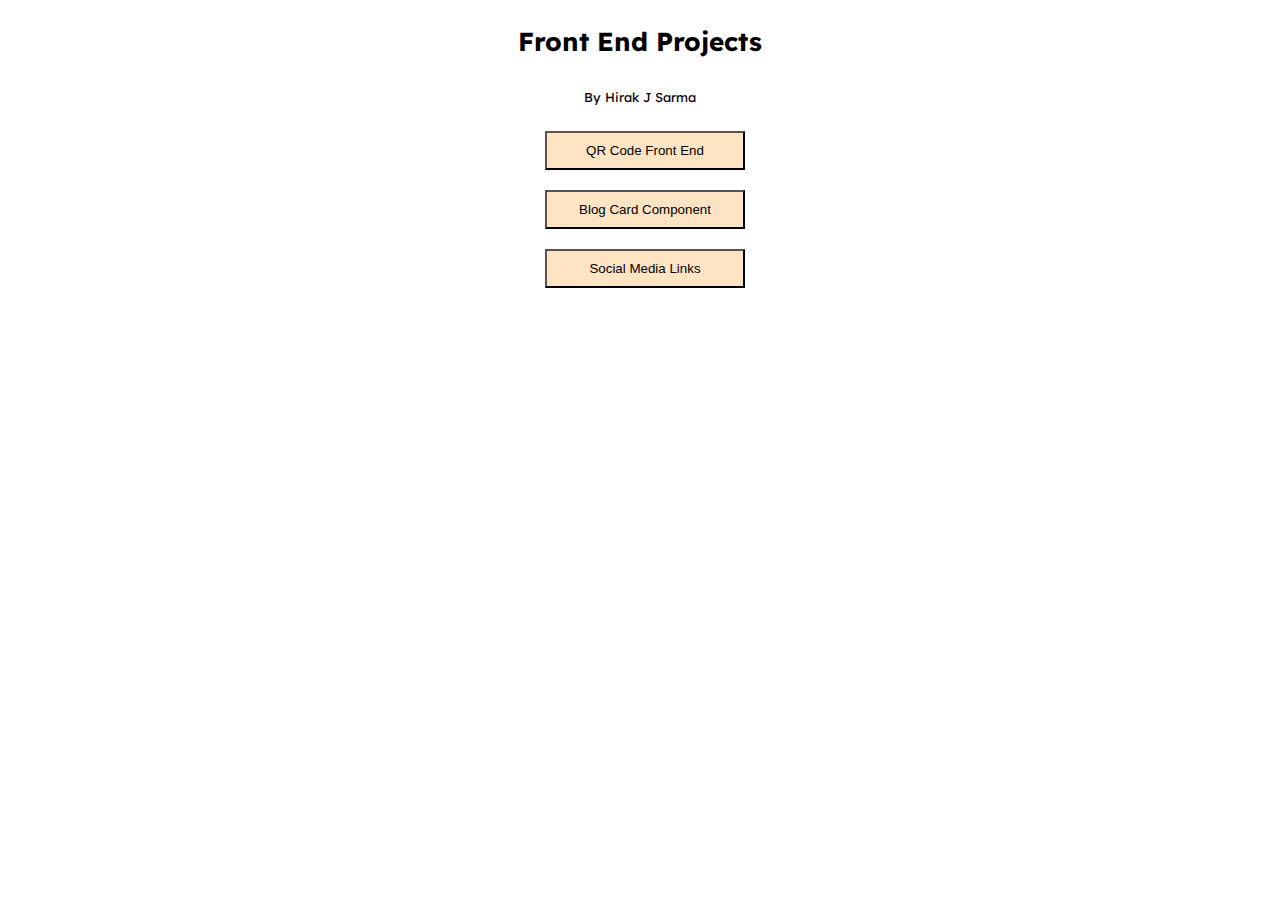
<file: index.html>
<!DOCTYPE html>
<html lang="en">
<head>
    <meta charset="UTF-8">
    <meta name="viewport" content="width=device-width, initial-scale=1.0">
    <title>Front End Practice</title>
    <link rel="preconnect" href="https://fonts.gstatic.com" crossorigin>
<link href="https://fonts.googleapis.com/css2?family=Lexend:wght@100..900&display=swap" rel="stylesheet">
</head>
<style>
    body{
        display: flex;
        align-items: center;
        justify-content: center;
        flex-direction: column;
        font-size: small;
        text-align: center;
        font-family: "Lexend", sans-serif;
                
    }
   
    li{
        display: flex;
        flex-direction: column;
        row-gap: 20px;
        margin-right: 30px;

    }
    li a{
        text-decoration: none;
        color: black;
        
    }
    button{
        background-color: bisque;
        width: 200px;
        padding: 10px;
    }
    button:hover{
        background-color: rgb(255, 213, 2);
        transition: 0.4s;
    }

    

</style>
<body>
    <h1>Front End Projects</h1>
    <p>By Hirak J Sarma</p>
    <ol>
        <li>
            <button><a href="./qr-code-component-main/index.html" > QR Code Front End</a></button> 
            <button><a href="./blog-preview-card-main/index.html" > Blog Card Component</a></button> 
            <button><a href="./social-links-profile-main/index.html" > Social Media Links</a></button> 
            <!-- <button><a href="./recipe-page-main/index.html" > Recipe Page </a></button>  -->
        </li>
        
    </ol>
    
</body>
</html>
</file>
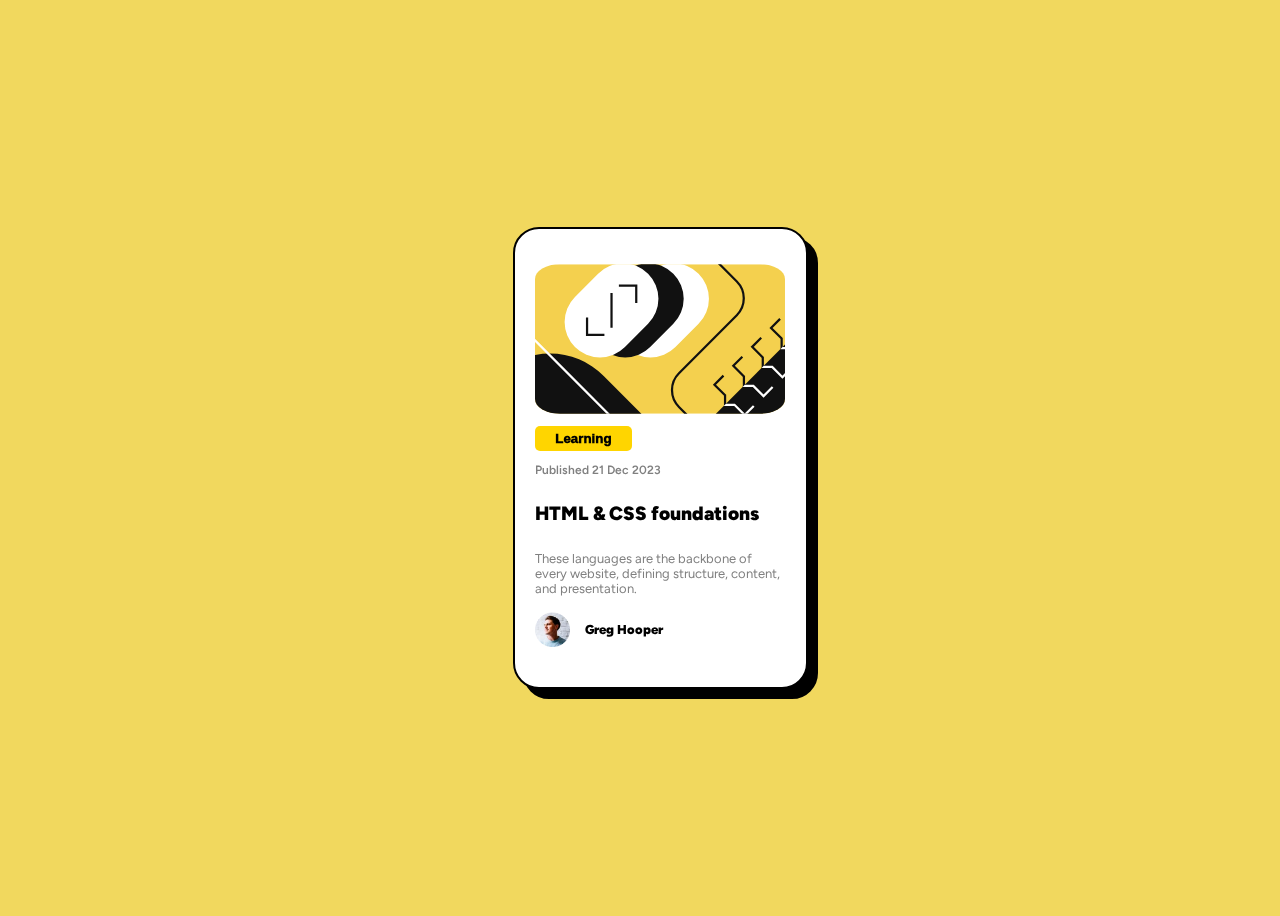
<file: blog-preview-card-main/index.html>
<!DOCTYPE html>
<html lang="en">
<head>
  <meta charset="UTF-8">
  <meta name="viewport" content="width=device-width, initial-scale=1.0"> <!-- displays site properly based on user's device -->

  <link rel="icon" type="image/png" sizes="32x32" href="./assets/images/favicon-32x32.png">
  <link rel="stylesheet" href="style.css">
  <title>Frontend Mentor | Blog preview card</title>

  <!-- Feel free to remove these styles or customise in your own stylesheet 👍 -->
  <style>
    .attribution { font-size: 11px; text-align: center; }
    .attribution a { color: hsl(228, 45%, 44%); }
  </style>
</head>
<body>
<div class="container" role="body">
  
  <div class="banner" role="banner">
    <img id="BannerImg" src="./assets/images/illustration-article.svg" alt="Image of the Item">
     
      <div class="postDetails">
        <button>Learning</button>
        <p>Published 21 Dec 2023</p>
      </div>
      
      <h1>HTML & CSS foundations</h1>
      <p>These languages are the backbone of every website, defining structure, content, and presentation.</p>
      
      <div class="userSection">
          <img src="./assets/images/image-avatar.webp" alt="User Profile icon">
          <h3>Greg Hooper</h3>
      </div>

</div>
</div>
  
</body>
</html>
</file>
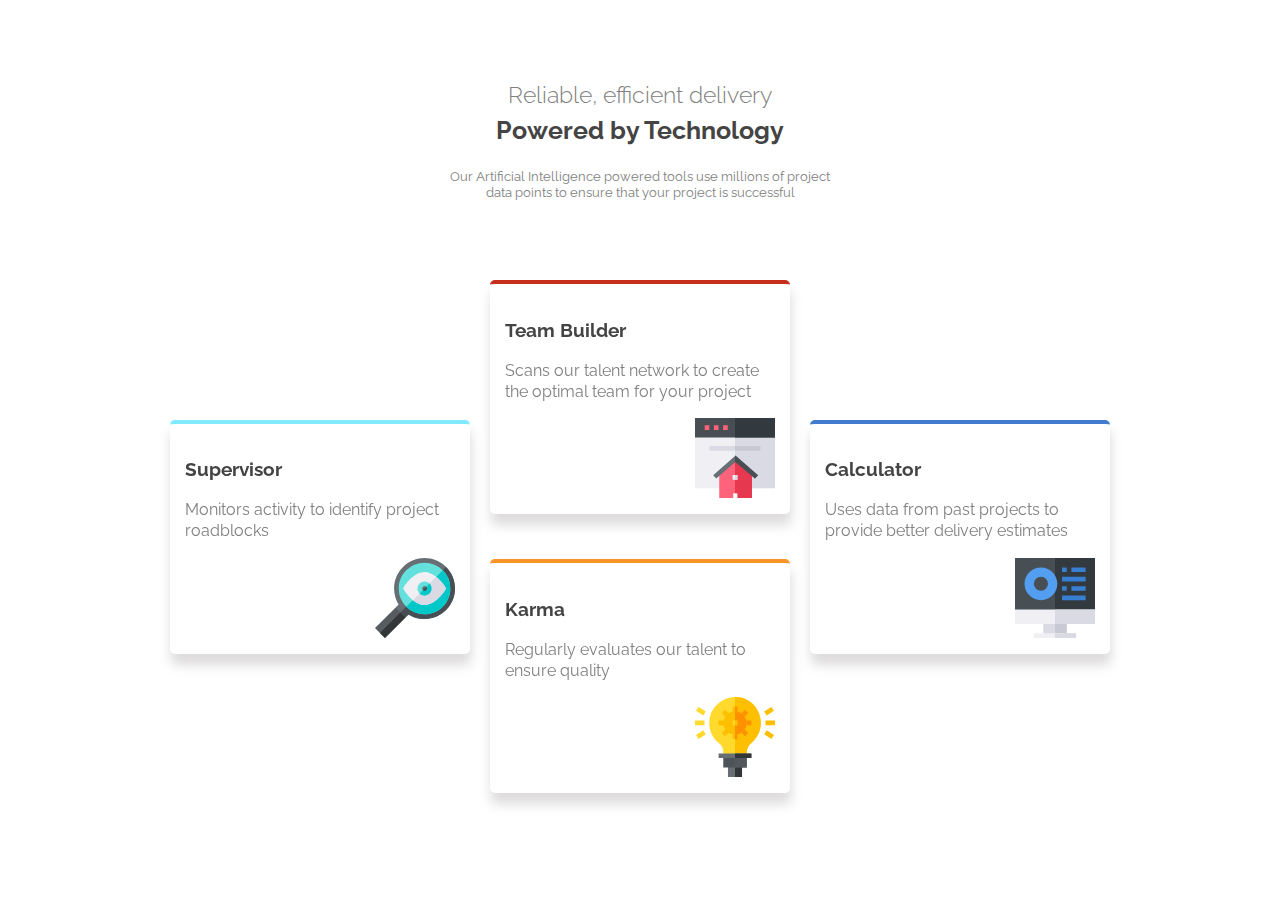
<file: four-card-feature-section-master/index.html>
<!DOCTYPE html>
<html lang="en">
<head>
  <meta charset="UTF-8">
  <meta name="viewport" content="width=device-width, initial-scale=1.0"> <!-- displays site properly based on user's device -->
  <link rel="preconnect" href="https://fonts.googleapis.com">
  <link rel="preconnect" href="https://fonts.gstatic.com" crossorigin>
  <link href="https://fonts.googleapis.com/css2?family=Raleway:ital,wght@0,100..900;1,100..900&display=swap" rel="stylesheet">
  <link rel="icon" type="image/png" sizes="32x32" href="./images/favicon-32x32.png">
  <link rel="stylesheet" href="style.css">
  <title>Frontend Mentor | Four card feature section</title>

  
</head>
<body>
  <main>
  <div class="container">
      <header> 
        <h2>Reliable, efficient delivery</h2>
        <h1>Powered by Technology</h1>
        <p>Our Artificial Intelligence powered tools use millions of project data points 
          to ensure that your project is successful</p>
     </header>
     <div class="card-stack">
      <div class="row-one">
          <div class="card one">
          <h3>Supervisor</h3>
          <p>Monitors activity to identify project roadblocks</p>
            <div class="svg">
              <img src="./images/icon-supervisor.svg" alt="Logo of Magnifying Glass">
            </div>
          </div>
        </div>
      <div class="row-two">
          <div class="card two">
          <h3>Team Builder</h3>
          <p>Scans our talent network to create the optimal team for your project</p>
          <div class="svg">
          <img src="./images/icon-team-builder.svg" alt="Logo of Building" ></div>
          </div>
        

          <div class="card three">
          <h3>Karma</h3>
          <p>Regularly evaluates our talent to ensure quality</p>
          <div class="svg"><img src="./images/icon-karma.svg" alt="Bulb logo" ></div>
          
          </div>
        </div>

        <div class="row-three">
          <div class="card four">
          <h3>Calculator</h3>
          <p>Uses data from past projects to provide better delivery estimates</p>
          <div class="svg"><img src="./images/icon-calculator.svg" alt="Calculator logo" ></div>
          </div>
        </div>
      </div>
  </div>
</main>  
</body>
</html>
</file>
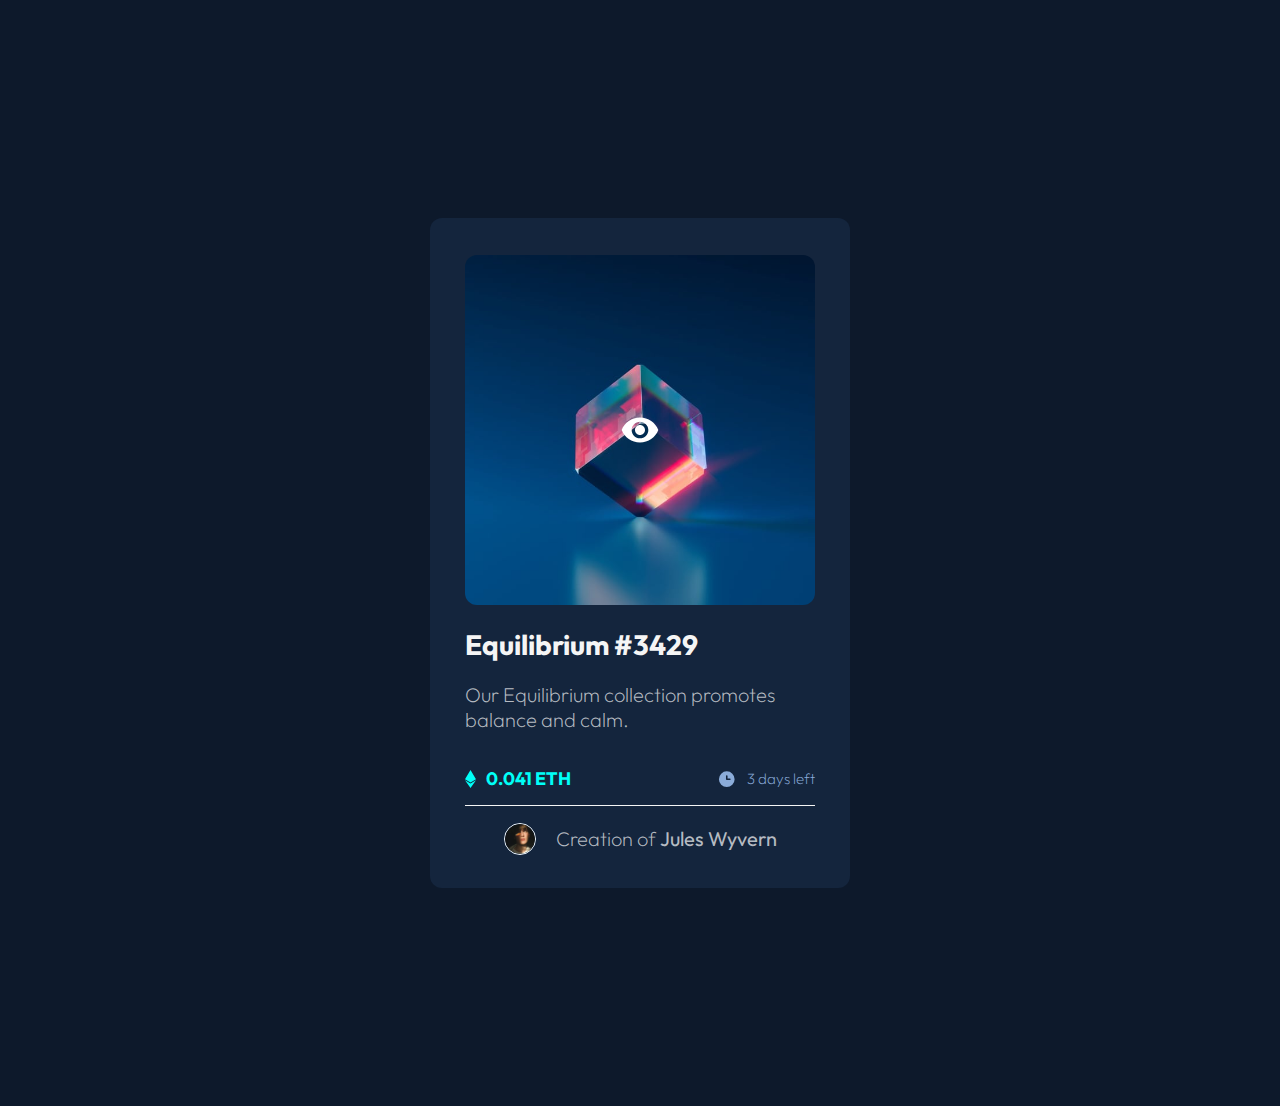
<file: nft-preview-card-component-main/index.html>
<!DOCTYPE html>
<html lang="en">
<head>
  <meta charset="UTF-8">
  <meta name="viewport" content="width=device-width, initial-scale=1.0"> <!-- displays site properly based on user's device -->
  <link rel="preconnect" href="https://fonts.googleapis.com">
  <link rel="preconnect" href="https://fonts.gstatic.com" crossorigin>
  <link href="https://fonts.googleapis.com/css2?family=Outfit:wght@100..900&display=swap" rel="stylesheet">
  <link rel="icon" type="image/png" sizes="32x32" href="./images/favicon-32x32.png">
  <link rel="stylesheet" href="style.css">
  <title>Frontend Mentor | NFT preview card component</title>

  
</head>
<body>
<main>
<div class="container">
  <div class="productImage">
    <img src="./images/icon-view.svg" alt="View icon" id="view">
    
    <img src="./images/image-equilibrium.jpg" alt="image of the nft" id="cImg">
  </div>
  <h1>Equilibrium #3429</h1>
  

<p>  Our Equilibrium collection promotes balance and calm.</p>
  
<div class="footerWrapper">
  <div class="valueWarpper">
    <img src="./images/icon-ethereum.svg" alt="etherium">
    <h2>0.041 ETH</h2>
  </div>
  
  <div class="timeWrapper">
    <img src="./images/icon-clock.svg" alt="Clock">
    <p>3 days left</p>
  </div>

  
</div>
  
<div class="creator">
  <img src="./images/image-avatar.png" alt="Profile Photo">
  <p>  Creation of <b> Jules Wyvern</b></p>
</div>
  


</div>
</main>
</body>
</html>
</file>
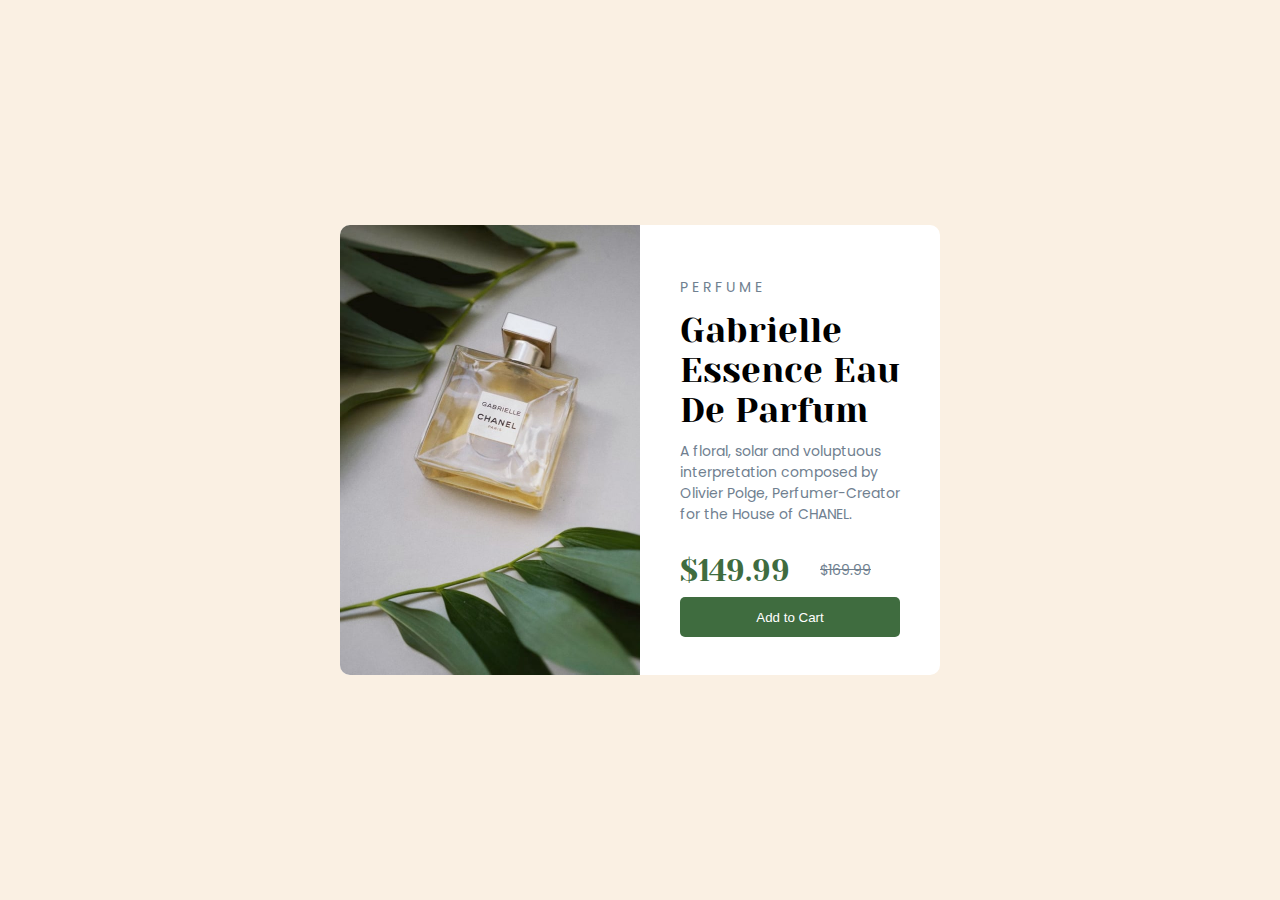
<file: product-preview-card-component-main/index.html>
<!DOCTYPE html>
<html lang="en">
<head>
  <meta charset="UTF-8">
  <meta name="viewport" content="width=device-width, initial-scale=1.0"> 
  <link rel="preconnect" href="https://fonts.googleapis.com">
  <link rel="preconnect" href="https://fonts.googleapis.com">
  <link rel="preconnect" href="https://fonts.gstatic.com" crossorigin>
  <link href="https://fonts.googleapis.com/css2?family=Poppins:ital,wght@0,100;0,200;0,300;0,400;0,500;0,600;0,700;0,800;0,900;1,100;1,200;1,300;1,400;1,500;1,600;1,700;1,800;1,900&family=Yeseva+One&display=swap" rel="stylesheet">
  <link rel="icon" type="image/png" sizes="32x32" href="./images/favicon-32x32.png">
  
  <title>Frontend Mentor | Product preview card component</title>
  <link rel="stylesheet" href="style.css">

</head>
<body>
  <div class="container">
    <div class="card-holder">
      
      <div class="left-holder">
        <img src="./images/image-product-desktop.jpg" alt="Image of Perfume">
      </div>

      <div class="right-holder">
        <p>P E R F U M E</p>

        <h1>Gabrielle Essence Eau De Parfum</h1>

        <p>A floral, solar and voluptuous interpretation composed by Olivier Polge, 
        Perfumer-Creator for the House of CHANEL.</p>
        <div class="price">
          <h2>$149.99</h2>
          <p><s>$169.99</s></p>
        </div>
        <button>Add to Cart</button>
    </div>

  </div>
</div>
</body>
</html>
</file>
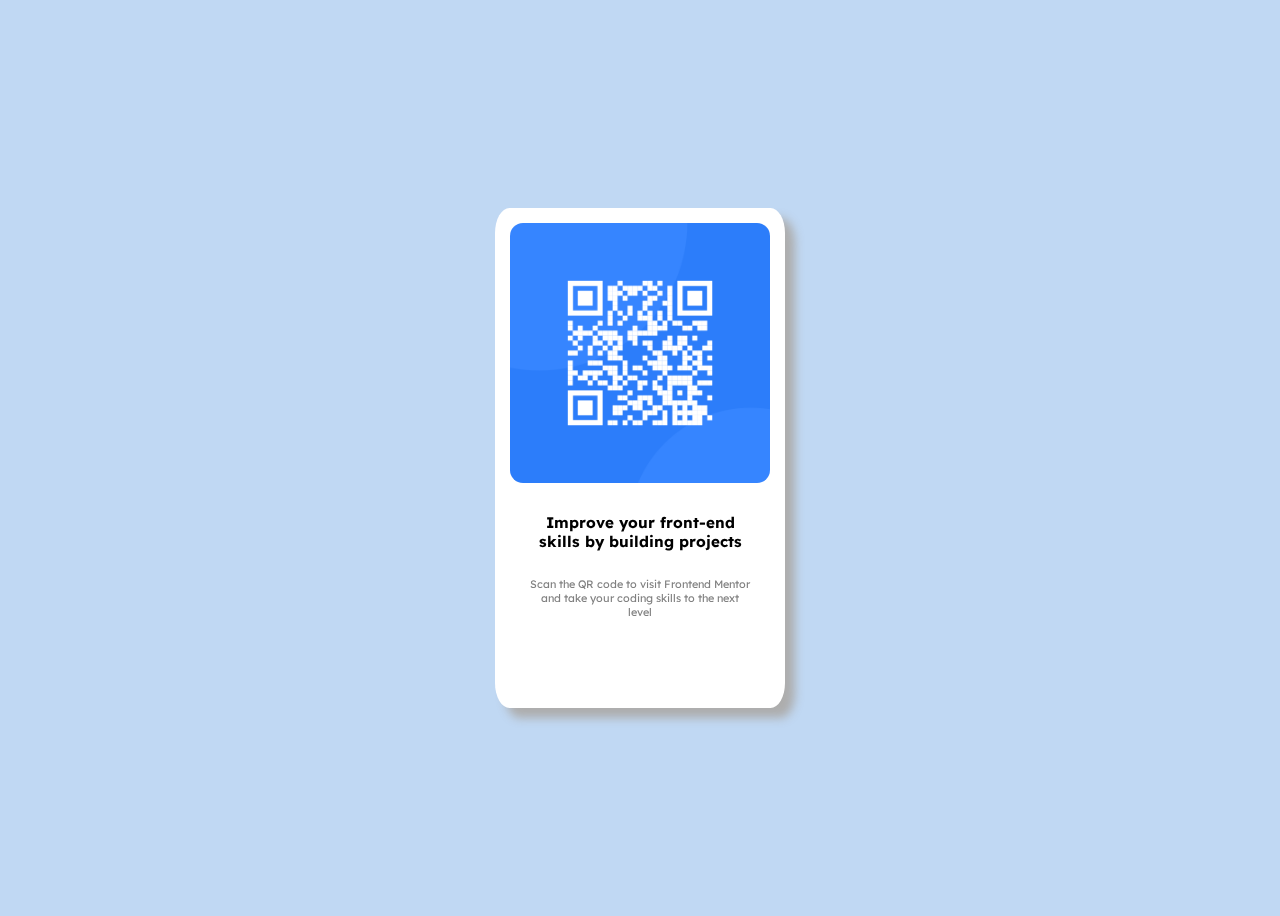
<file: qr-code-component-main/index.html>
<!DOCTYPE html>
<html lang="en">
<head >
  <meta charset="UTF-8">
  <meta name="viewport" content="width=device-width, initial-scale=1.0">
  <link rel="preconnect" href="https://fonts.googleapis.com">
  <link rel="preconnect" href="https://fonts.gstatic.com" crossorigin>
  <link href="https://fonts.googleapis.com/css2?family=Lexend:wght@100..900&display=swap" rel="stylesheet">
  <link rel="icon" type="image/png" sizes="32x32" href="./images/favicon-32x32.png">
  
  <link rel="stylesheet" href="style.css" >
  
  <title>Frontend Mentor | QR code component</title>
 
</head>
<body>

  <div role="main" class="container">

    <img src="./images/image-qr-code.png" alt="QR code" >
    
      <div class="innerText">
         <h3>Improve your front-end skills by building projects</h3>
         <p>Scan the QR code to visit Frontend Mentor and take your coding skills to the next level</p>
     </div> 
   

  </div>

</body>
</html>
</file>
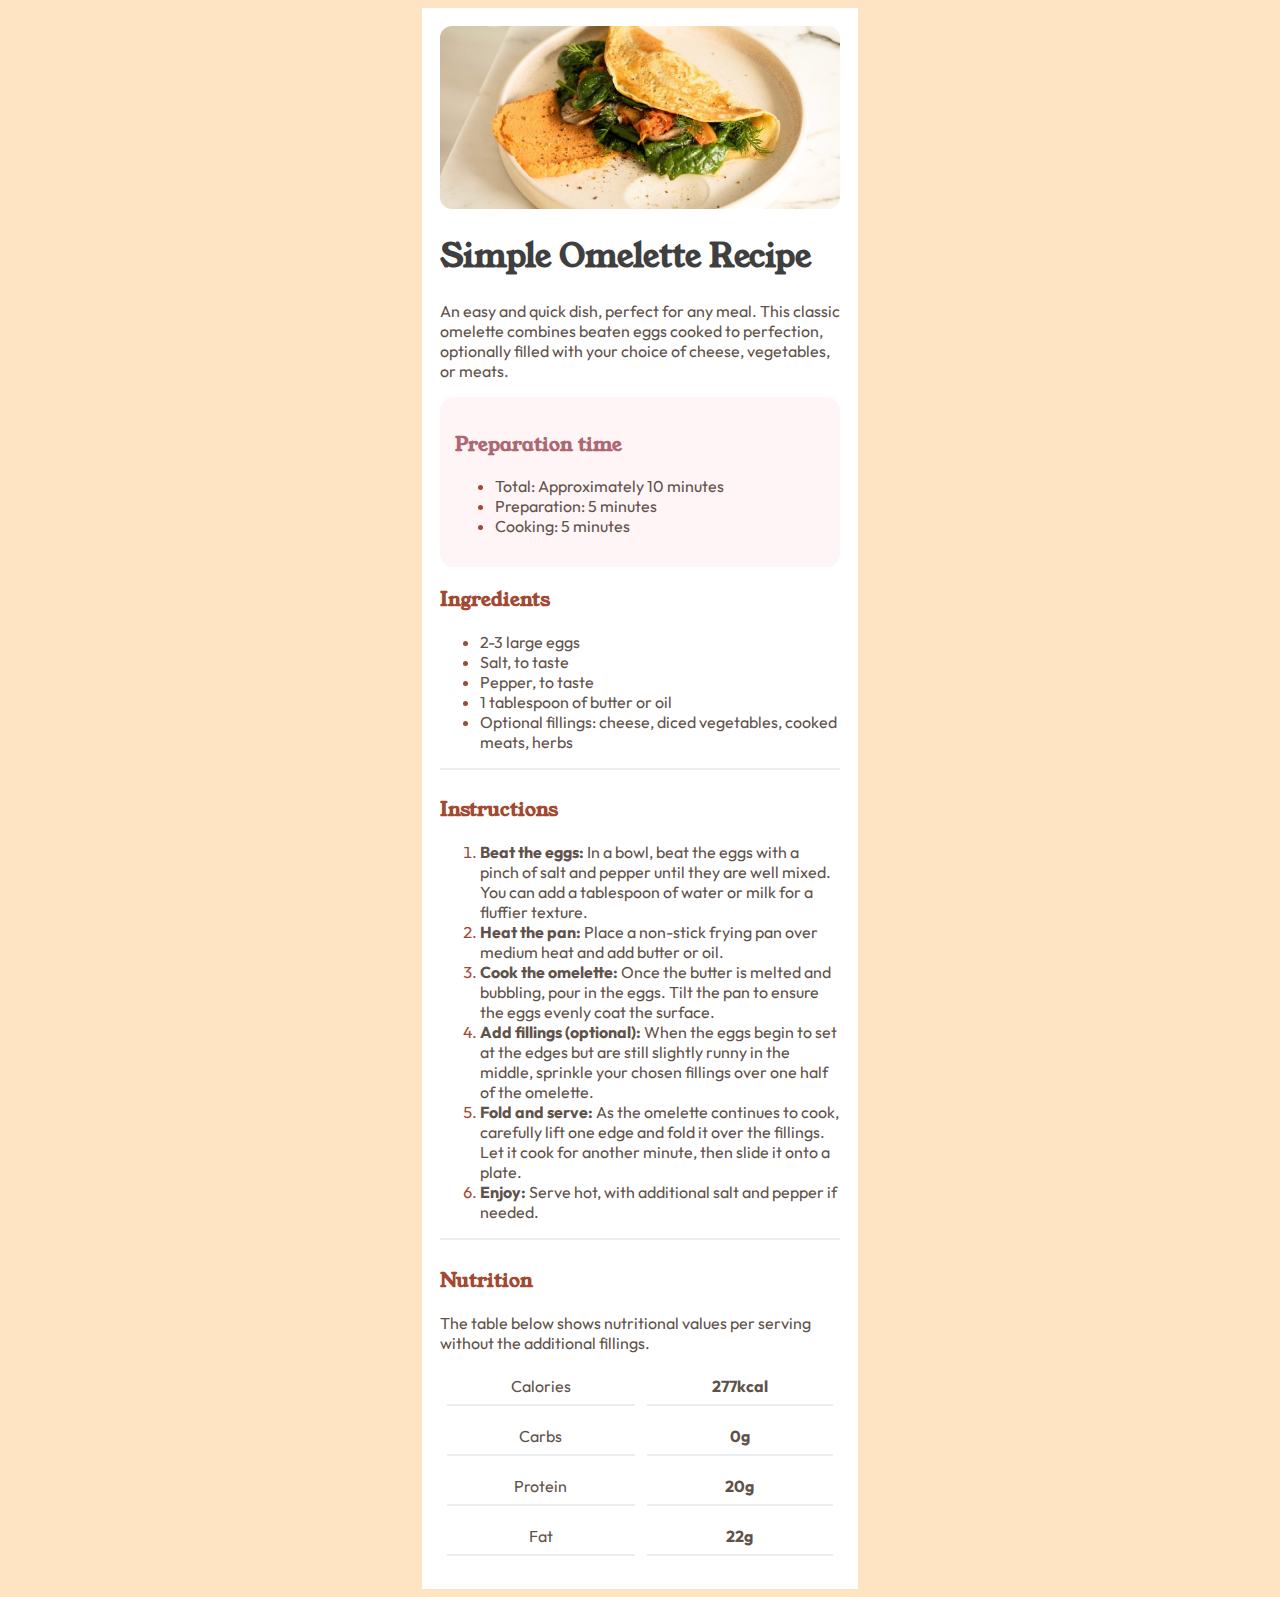
<file: recipe-page-main/index.html>
<!DOCTYPE html>
<html lang="en">
<head>
  <meta charset="UTF-8">
  <meta name="viewport" content="width=device-width, initial-scale=1.0"> <!-- displays site properly based on user's device -->

  <link rel="icon" type="image/png" sizes="32x32" href="./assets/images/favicon-32x32.png">
  <link rel="stylesheet" href="./style.css">
  <title>Frontend Mentor | Recipe page</title>

  
</head>
<body>
  <div class="container">
     <div class="bannerIMG">

              <img src="./assets/images/image-omelette.jpeg" alt="Image of a Dosa">
            </div>

            <div class="heading"> 
              <h1>Simple Omelette Recipe</h1>
              <p>An easy and quick dish, perfect for any meal. This classic omelette combines beaten eggs cooked 
                to perfection, optionally filled with your choice of cheese, vegetables, or meats.</p>
     </div>
             
             
     <div class="info">
              <h3>Preparation time</h3>

              <ul>
                <li>Total: Approximately 10 minutes</li>
                <li>Preparation: 5 minutes</li>
                <li>Cooking: 5 minutes</li>
              </ul>   
            </div>
            
     <div class="incredients">
              <h3>Ingredients</h3>
   
              <ul>
                <li>2-3 large eggs</li>
                <li>Salt, to taste</li>
                <li>Pepper, to taste</li>
                <li>1 tablespoon of butter or oil</li>
                <li>Optional fillings: cheese, diced vegetables, cooked meats, herbs</li>      
              </ul>
              <hr class="line">
    </div>

     <div class="instructions">
             <h3>Instructions</h3>
              <ol>
                <li><b>Beat the eggs:</b> In a bowl, beat the eggs with a pinch of salt and pepper until they are well mixed. 
                  You can add a tablespoon of water or milk for a fluffier texture.</li>
                <li><b>Heat the pan:</b> Place a non-stick frying pan over medium heat and add butter or oil.</li>
                <li> <b>Cook the omelette:</b> Once the butter is melted and bubbling, pour in the eggs. Tilt the pan to ensure 
                  the eggs evenly coat the surface.</li>
                <li><b>Add fillings (optional):</b> When the eggs begin to set at the edges but are still slightly runny in the 
                  middle, sprinkle your chosen fillings over one half of the omelette.</li>
                <li><b>Fold and serve:</b> As the omelette continues to cook, carefully lift one edge and fold it over the 
                  fillings. Let it cook for another minute, then slide it onto a plate.</li>
                <li><b>Enjoy:</b> Serve hot, with additional salt and pepper if needed.</li>
              </ol>
              <hr class="line">
      </div>
      
      <div class="nutrition">
             <h3>Nutrition</h3>
             <p>The table below shows nutritional values per serving without the additional fillings.</p>
             
             <div class="InfoNutri">
             <table>
              <tr>
                <td>Calories<hr class="line"></td>
                <td><b>277kcal<hr class="line"></b></td>
              </tr>
              
              <tr>
                <td>Carbs<hr class="line"></td>
                <td><b>0g<hr class="line"></b></td>
              </tr>
              
              <tr>
                <td>Protein<hr class="line"></td>
                <td><b>20g</b><hr class="line"></td>
              </tr>

              <tr>
                <td>Fat<hr class="line"></td>
                <td><b>22g</b><hr class="line"></td>
              </tr>

            </table>
          </div>      
     </div>
</div>
 
</body>
</html>
</file>
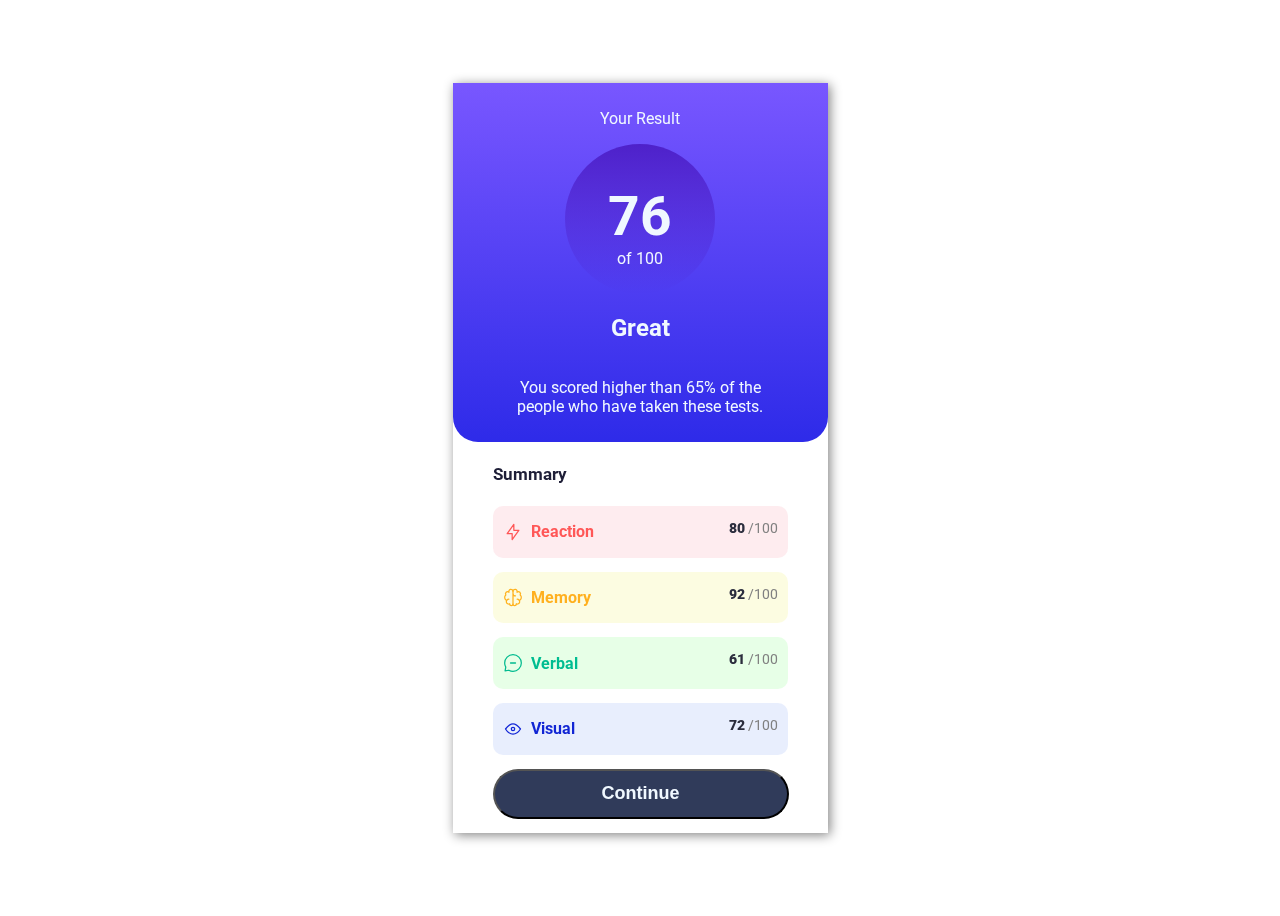
<file: results-summary-component-main/index.html>
<!DOCTYPE html>
<html lang="en">
<head>
  <meta charset="UTF-8">
  <meta name="viewport" content="width=device-width, initial-scale=1.0"> <!-- displays site properly based on user's device -->

  <link rel="preconnect" href="https://fonts.googleapis.com">
<link rel="preconnect" href="https://fonts.gstatic.com" crossorigin>
<link href="https://fonts.googleapis.com/css2?family=Roboto:ital,wght@0,100;0,300;0,400;0,500;0,700;0,900;1,100;1,300;1,400;1,500;1,700;1,900&display=swap" rel="stylesheet">
  <link rel="icon" type="image/png" sizes="32x32" href="./assets/images/favicon-32x32.png">
  <link rel="stylesheet" href="style.css">
  
  <title>Results summary component</title>

 
</head>
<body>
<main>
<div class="container">
    <div class="divOne">
      <div class="innerWrapper">
       <p>Your Result</p>
       <div class="circleScore">
         <h1>76</h1>
         <p>of 100</p>
       </div>
       
       <h2>Great</h2>
       <p>You scored higher than 65% of the people who have taken these tests.</p>
      </div>
    </div>

    <div class="divTwo">

        <h2>Summary</h2>
        <div class="block one">
          <div class="svgwrapper">
            <img src="./assets/images/icon-reaction.svg" alt="icon of thunder">
            <h3>Reaction</h3> 
          </div>
          
          <p><span>80</span> /100</p>  
        </div>

        <div class="block two"> 
          <div class="svgwrapper">
            <img src="./assets/images/icon-memory.svg" alt="icon of thunder">  
          <h3>Memory</h3>
        </div>
          <p><span>92</span> /100</p> 
        </div>

        <div class="block three">
          <div class="svgwrapper">  
            <img src="./assets/images/icon-verbal.svg" alt="icon of thunder">
          <h3>Verbal</h3>
          </div>
          <p><span>61</span> /100</p>  
        </div>

        <div class="block four">
          <div class="svgwrapper">
            <img src="./assets/images/icon-visual.svg" alt="icon of thunder">
          <h3>Visual</h3>
        </div>
          <p><span>72 </span>/100</p>
        </div>
         
        
         
         
         <button>Continue</button>
    </div>
</div>
</main> 
</body>
</html>
</file>
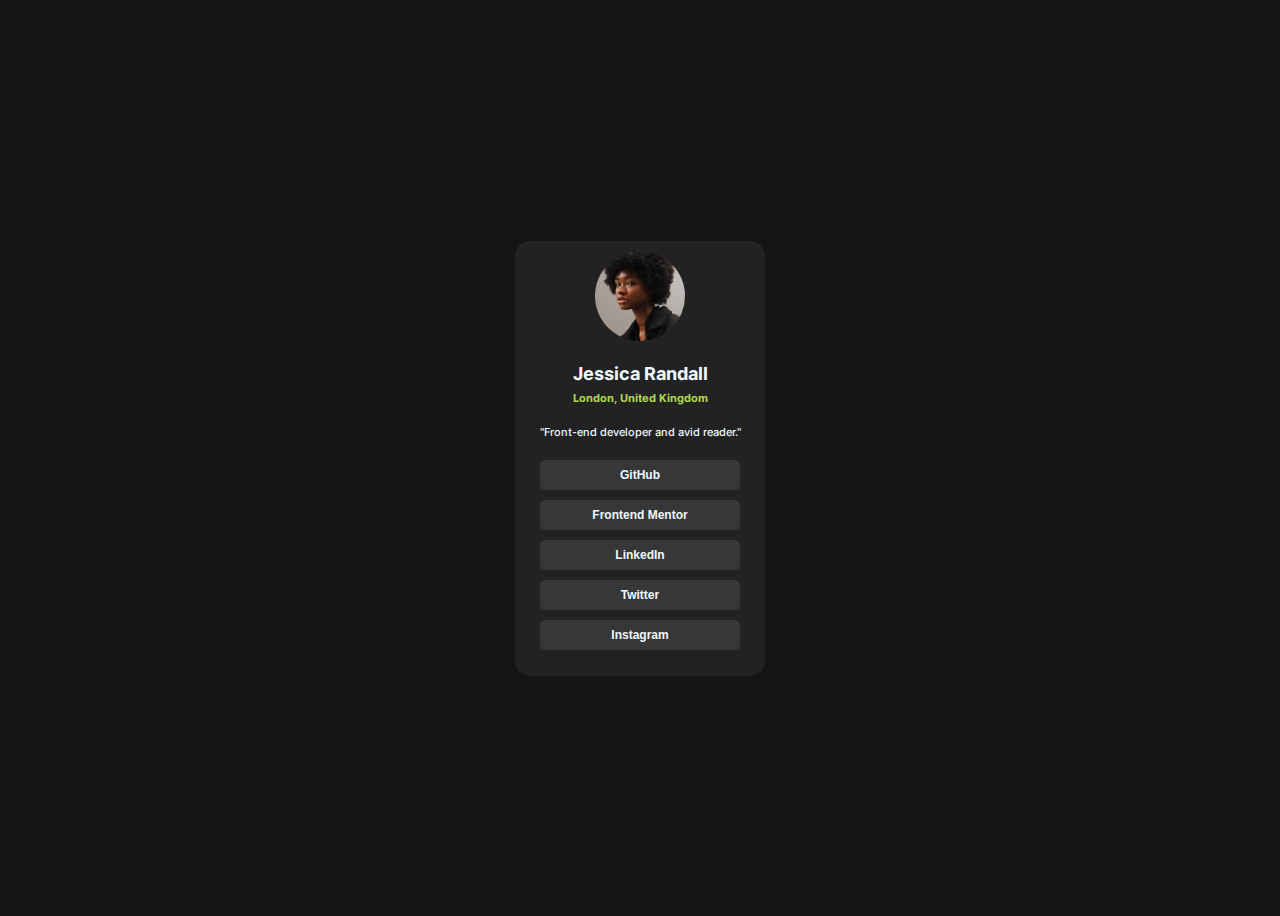
<file: social-links-profile-main/index.html>
<!DOCTYPE html>
<html lang="en">
<head>
  <meta charset="UTF-8">
  <meta name="viewport" content="width=device-width, initial-scale=1.0"> <!-- displays site properly based on user's device -->

  <link rel="icon" type="image/png" sizes="32x32" href="./assets/images/favicon-32x32.png">
  
  <title>Frontend Mentor | Social links profile</title>
  <link rel="stylesheet" href="style.css">
  <!-- Feel free to remove these styles or customise in your own stylesheet 👍 -->
  <style>
    .attribution { font-size: 11px; text-align: center; }
    .attribution a { color: hsl(228, 45%, 44%); }
  </style>
</head>
<body>
  <div class="container">
   <div class="banner">
    <div class="userImg">
      <img src="./assets/images/avatar-jessica.jpeg" alt="Image of the User">
    </div>

    <div class="userInfo">
      <h1>Jessica Randall</h1>
      <h2>London, United Kingdom</h2>
      <p>"Front-end developer and avid reader."</p>
    </div>

    <div class="userLinks">
        <button>GitHub</button>
        <button>Frontend Mentor</button>
        <button>LinkedIn</button>
        <button>Twitter</button>
        <button>Instagram</button>    
      </div>
   </div>
 </div>  
</body>
</html>
</file>
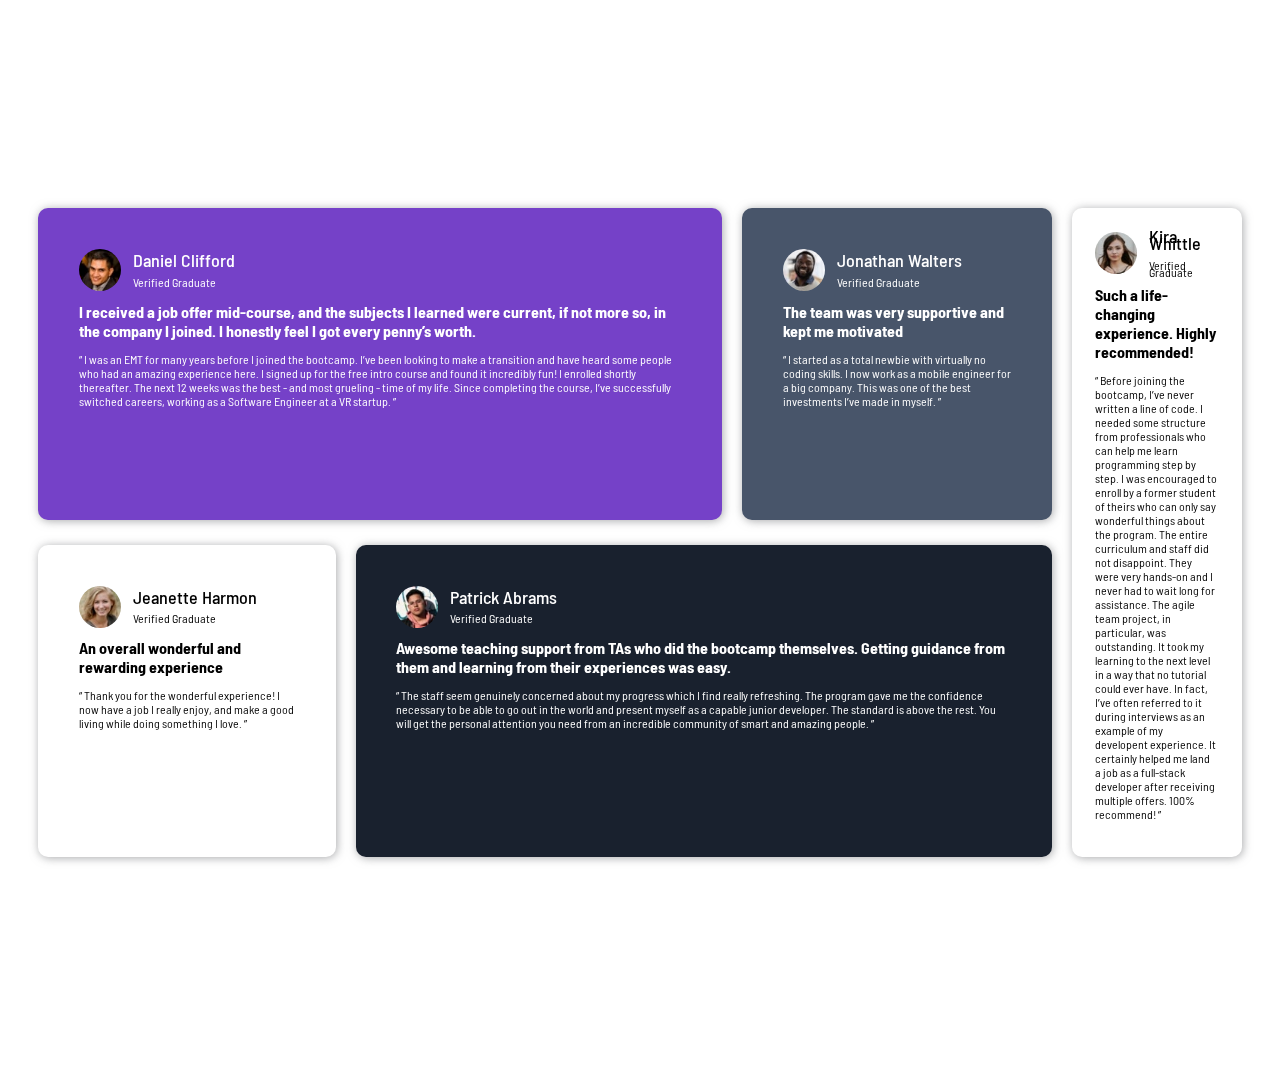
<file: testimonials-grid-section-main/index.html>
<!DOCTYPE html>
<html lang="en">
<head>
  <meta charset="UTF-8">
  <meta name="viewport" content="width=device-width, initial-scale=1.0"> <!-- displays site properly based on user's device -->

  <link rel="icon" type="image/png" sizes="32x32" href="./images/favicon-32x32.png">
  <link rel="preconnect" href="https://fonts.googleapis.com">
<link rel="preconnect" href="https://fonts.gstatic.com" crossorigin>
<link href="https://fonts.googleapis.com/css2?family=Barlow+Semi+Condensed:ital,wght@0,100;0,200;0,300;0,400;0,500;0,600;0,700;0,800;0,900;1,100;1,200;1,300;1,400;1,500;1,600;1,700;1,800;1,900&display=swap" rel="stylesheet">
  <title>Frontend Mentor | [Challenge Name Here]</title>
  <link rel="stylesheet" href="style.css">
</head>
<body>
<main>

<div class="container">
<div class="row-1">
  <div class="top">
    <div class="card one">
      <div class="header">
          <img src="./images/image-daniel.jpg" alt="Profile Pic" class="profile">
          <div class="header-text">
          <h2>Daniel Clifford</h2>
          <p>Verified Graduate</p></div>

      </div>

      <h1> I received a job offer mid-course, and the subjects I learned were current, if not more so, 
      in the company I joined. I honestly feel I got every penny’s worth.</h1>

      <p> “ I was an EMT for many years before I joined the bootcamp. I’ve been looking to make a 
        transition and have heard some people who had an amazing experience here. I signed up 
        for the free intro course and found it incredibly fun! I enrolled shortly thereafter. 
        The next 12 weeks was the best - and most grueling - time of my life. Since completing 
        the course, I’ve successfully switched careers, working as a Software Engineer at a VR startup. ”</p>
   
    </div>

    <div class="card two">
      <div class="header">
       <img src="./images/image-jonathan.jpg" alt="Profile Pic" class="profile">
       <div class="header-text">
       <h2>Jonathan Walters</h2>
       <p>Verified Graduate</p>
       </div>
      </div>
       <h1>The team was very supportive and kept me motivated</h1>
    
       <p>“ I started as a total newbie with virtually no coding skills. I now work as a mobile engineer 
         for a big company. This was one of the best investments I’ve made in myself. ”</p>

    </div>
  </div>
  <div class="bottom">
    <div class="card three">
      <div class="header">
        <img src="./images/image-jeanette.jpg" alt="Profile Pic" class="profile">
        <div class="header-text">
        <h2>Jeanette Harmon</h2>
        <p>Verified Graduate</p>
        </div>
      </div>
        <h1>An overall wonderful and rewarding experience</h1>

        <p>“ Thank you for the wonderful experience! I now have a job I really enjoy, and make a good living 
          while doing something I love. ”</p>
  
    </div>
    <div class="card four">
      <div class="header"> 
      <img src="./images/image-patrick.jpg" alt="Profile Pic" class="profile">
        <div class="header-text">
        <h2>Patrick Abrams</h2>
        <p>Verified Graduate</p>
      </div>
    </div> 
        <h1>Awesome teaching support from TAs who did the bootcamp themselves. Getting guidance from them and 
          learning from their experiences was easy.</h1>
        
        <p>“ The staff seem genuinely concerned about my progress which I find really refreshing. The program 
          gave me the confidence necessary to be able to go out in the world and present myself as a capable 
          junior developer. The standard is above the rest. You will get the personal attention you need from 
          an incredible community of smart and amazing people. ”</p>
    </div>
  </div>
</div>
<div class="row-2">
        <div class="card five">
        <div class="header"> 
        <img src="./images/image-kira.jpg" alt="Profile Pic" class="profile">
        <div class="header-text">
        <h2>Kira Whittle </h2>
        <p>Verified Graduate</p>
        </div>
        </div>
        <h1>Such a life-changing experience. Highly recommended!</h1>

        <p>“ Before joining the bootcamp, I’ve never written a line of code. I needed some structure from 
          professionals who can help me learn programming step by step. I was encouraged to enroll by a former 
          student of theirs who can only say wonderful things about the program. The entire curriculum and staff 
          did not disappoint. They were very hands-on and I never had to wait long for assistance. The agile team 
          project, in particular, was outstanding. It took my learning to the next level in a way that no tutorial 
          could ever have. In fact, I’ve often referred to it during interviews as an example of my developent 
          experience. It certainly helped me land a job as a full-stack developer after receiving multiple offers. 
         100% recommend! ”</p>
    </div>
</div>
</div>
</main>
</body>
</html>
</file>
<file: blog-preview-card-main/style.css>
@font-face {
    font-family: myFirstFont;
    src: url(assets/fonts/Figtree-VariableFont_wght.ttf);
  }

body{
    background-color: rgb(241, 216, 94);
    height: 100vh;
    display: flex;
    justify-content: center;
    align-items: center;
}

.banner{
    /* background-color: blue; */
    display: flex;
    flex-direction: column;
    justify-content: center;
    align-content: center;
    align-self: center;
    height: 380px;
    width: 250px;
    border: 2px solid black;
    padding-top: 15%;
    padding-bottom: 40px;
    padding-inline: 8%;
    background-color: white;
    font-family: myFirstFont;
    border-radius: 26px;
    filter: drop-shadow(10px 10px 0px black);
}

#BannerImg{
    height: 200px;
    border-radius: 10%;
   
}

button{
    background-color: rgb(255, 213, 0);
    font-weight: 1000;
    padding: 2% 8%;
    margin-top: 5%;
    border: none;
    border-radius: 5px;
}

.postDetails p{
font-size: 12px;
font-weight: 600;
}


h1{
    font-size: larger;
    font-style: bold;
    font-weight: 1000;
}

h1:hover{
    color: rgb(255, 213, 0);
    transition: 0.2s;
}
p{
    font-size: small;
    color: grey;
}
h3{
    font-size: small;
    font-weight: 300%;
}
.userSection{
    display: flex;
    align-items: center;
    justify-items: flex-start;
}

.userSection h3{
    font-style: bold;
    font-weight: 1000;
}

.userSection img{
    height: 35px;
    padding: 0px 15px 0px 0px;
}
</file>
<file: four-card-feature-section-master/style.css>
body{
   margin: 0px;
}


/* ############## global ############### */
main{
    font-family: "Raleway", sans-serif;
    color: grey;
}
.one{
    background-color:white;
    border-style: solid none none; 
    border-color:rgba(127, 234, 255, 0.98);
    border-width: 4px;   
}


h1{
    font-size: 25px;
    margin-bottom: 10px;
    color: #444444;
}

h2{
    font-size: 23px;
    margin-bottom: -10px;
    font-weight: 300;
}

h3{
    color: #444444;
}
header p{
    font-size: smaller;
    text-align: center;
    margin-bottom: 50px;
}



.two{
    background-color: white;
    border-style: solid none none; 
    border-color:rgb(198, 47, 27);
    border-width: 4px;
}

.three{
    background-color: white;
    border-style: solid none none; 
    border-color:rgb(251, 149, 40);
    border-width: 4px;
}

.four{
    background-color:white;
    border-style: solid none none; 
    border-color:rgb(67, 124, 204);
    border-width: 4px;
}

.svg{
    height: 40%;
    display: flex;
    justify-content: flex-end;
}






/* ####### Desktop ########### */
@media only screen and (min-width: 599px){

main{
    display: flex;
    height: 100vh;
    justify-content: center;
    align-items: center;
    
}

.container{
    width: 1500px;
    /* background-color: antiquewhite; */
    text-align: center;
    display: flex;
    flex-direction: column;
    align-items: center;
}

header{
    /* background-color: blueviolet; */
    width: 400px;
    display: flex;
    flex-direction: column;
    margin-bottom: 30px;
    
}

.card{
    /* background-color: #444444; */
    height: 200px;
    border-radius: 5px;
    padding: 5%;
    margin-bottom: 45px;
    filter: drop-shadow(1px 11px 6px rgb(221, 219, 219));
    overflow: hidden;
    line-height: 1.3;
    
}
.card-stack{
    display: flex;
    flex-direction: row;
    gap: 20px;
}

.row-one{
    /* background-color: aqua; */
    display: flex;
    align-items: center;
    width: 300px;
}

.row-two{
    /* background-color: orange; */
    height: max-content;
    width: 300px;
}

.row-three{
    display: flex;
    align-items: center;
    width: 300px;
    /* background-color: greenyellow; */
}


.card{
    text-align: start;
}


}





/* ############ For Mobile ################# */

@media only screen and (max-width: 600px) {

main{
    display: flex;
    flex-direction: column;
    height: 100vh;
    align-items: center;
    justify-content: center;
    gap: 200px;
   

}
.container{
    margin-top: 10vh;
   width: 300px;
   height: 100vh;
   }

header{
    display: flex;
    flex-direction: column;
    align-items: center;
    justify-content: center;

}

.card{
    height: 120px;
    border-radius: 5px;
    padding: 5%;
    margin-bottom: 45px;
    filter: drop-shadow(1px 11px 6px rgb(221, 219, 219));
    overflow: hidden;
    line-height: 1.3;
        

}

h3{
    margin: 4px;
    
}
p{
    margin: 2px;
    font-size: 13px;
}


}
</file>
<file: nft-preview-card-component-main/style.css>
:root{
    --BG:hsl(217, 54%, 11%);
    --cardBg:hsl(216, 50%, 16%);
    --Primary: hsl(215, 51%, 70%);
    --Secondary: hsl(178, 100%, 50%);
    font-family: "Outfit", sans-serif;
}
body{
display: flex;
align-items: center;
justify-content: center;

background-color: var(--BG);
}
.container{
margin: 50% auto;
height: 600px;
width: 350px;
background-color: var(--cardBg);
border-radius: 12px;
/* overflow: hidden; */
display: flex;
flex-direction: column;
justify-content: center;
padding: 35px;
color: whitesmoke;
}

.productImage img{
height: 350px;
margin-top: 20px;
border-radius: 12px;

}

.footerWrapper{
    display: flex;
    justify-content: space-between;
    height: max-content;
    border-bottom: 0.1px solid;
}

.timeWrapper{
    display: flex;
    align-items: center;
}

.timeWrapper img{
    height: 20px;
    margin-right: 10px;
}

.timeWrapper p{
    font-size: 15px;
    color: var(--Primary);
}
.creator{
    display: flex;
    align-items: center;
    justify-content: center;
}

.creator img{
    height: 30px;
    border: 1px solid;
    border-radius: 50%;
    border-color: aliceblue;
    margin-right: 20px;
}


#view{
    position: absolute;
    height: 40px;
    /* display: none; */
    padding: 155px;
}

#cImg:hover + #view{
    background-color: rgba(121, 255, 255, 0.43);
    display: block;
}
p{
    font-size: 20px;
    font-weight: 200;
    color: rgba(255, 255, 255, 0.709);
}
h1{
    font-size: 28px;
    margin-bottom: 0px;
}

.valueWarpper{
    display: flex;
    align-items: center;

}
.valueWarpper img{
margin-right: 10px;
}

.valueWarpper h2{
    color: var(--Secondary);
    font-size: 18px;
}
</file>
<file: product-preview-card-component-main/style.css>
body{
    margin: 0px;
    background-color: rgb(250, 240, 227);
}
.container{
    height: 100vh;
    display: flex;
    justify-content: center;
    align-items: center;
    flex-wrap: wrap;
    overflow: hidden;
 
}
.card-holder{
    display:flex ;
    background-color:white;
    height: 450px;
    width: 600px;
    border-radius: 10px;
    
}

.left-holder img{
    width: 300px; 
    border-top-left-radius: 10px;
    border-bottom-left-radius: 10px;
    
}

.right-holder{
    display: flex;
    flex-direction: column;
    justify-content: center;
    padding-inline: 40px;
    
}

button{
    background-color: #3f6c3f;
    border: none;
    color: white;
    height: 40px;
    border-radius: 5px;
}

button:hover{
    background-color: #2b392b;
    transition: 0.2s ease-in-out;
}

.price{
    display: flex;
    align-items: center;
    gap: 30px;
    margin-top: -10px;
    margin-bottom: -15px;
}


h1{
    font-size: 35px;
    margin: -2px 0px -3px 0px;
    font-family: "Yeseva One", serif;
    font-weight: 500;
    font-style: normal;
}
h2{
    font-size: 30px;
    color: #3f6c3f;
    font-family: "Yeseva One", serif;
    font-weight: 500;
    font-style: normal;
}
p{
    font-size: 14px;
    font-family: "Poppins", sans-serif;
     font-weight: 400;
    font-style: normal;
    color: slategrey;
}

/* Small devices */
@media only screen and (max-width: 700px) {
   .card-holder{
    background-color:white;
    height: 600px;
    width: 300px;
    display: block;
    overflow: hidden;
   }

   .left-holder{
    width: 300px;
    height: 200px;
    overflow: hidden;
    
   }

   .left-holder img{
   
   max-width: 100%;
   margin-top: -80px;
    
    }
    

}
</file>
<file: qr-code-component-main/style.css>
body{
   height: 100vh;
    display: flex;
    justify-content: center;
    align-items: center;
    background-color: rgb(192, 216, 243);
     
    /* background-color: blanchedalmond; */
}

.container{
    display: flex;
    flex-direction: column;
    height:500px;
    width: 290px;
    border-radius: 5%;
    background-color: rgb(255, 255, 255);
    margin: 10px;
    filter: drop-shadow(10px 10px 5px #adadad);
}

img{
    display: flex;
    height: auto;
    width: auto;
    margin: 15px;
    border-radius: 5%;
}

.innerText{
    display: flex;
    flex-direction: column;
    margin:0% 12%;
    font-size: small;
    text-align: center;
    font-family: "Lexend", sans-serif;
    font-optical-sizing: auto;
    }

.innerText p{
    font-size: smaller;
    color: grey;
    text-align:inherit
}
</file>
<file: recipe-page-main/style.css>
@font-face {
    font-family:Oufit;
    src: url(./assets/fonts/outfit/Outfit-VariableFont_wght.ttf);
}

@font-face{
    font-family: Young;
    src: url(./assets/fonts/young-serif/YoungSerif-Regular.ttf);
}

body{
    background-color: bisque;
    display: flex;
    justify-content: center;
    align-items: center;
    font-family:Oufit;
    color: rgb(95, 82, 75);
}

.container{
    display: flex;
    flex-direction: column;
    width: 400px;
    height: max-content;
    background-color: white;
    padding: 18px;
}

.bannerIMG img{
    width: 400px;
    border-radius: 12px;    
}

h1,h3{
    font-family: Young;
    color: rgba(0, 0, 0, 0.755);
}

h3{
    color: rgb(163, 72, 49);
}
.info{
    border-radius: 14px;
    background-color: rgb(255, 244, 246);
    padding: 15px;
}

.info h3{
    color: rgb(173, 104, 115);
}

li::marker {
    color:rgb(163, 72, 49);
  }

 

 
  td {
    width: 300px;
    text-align: center;
    /* border: 1px solid rgba(75, 75, 75, 0.992); */
    padding: 5px;

   
  }


 tr {
    border: 1px solid black;
    border-collapse: collapse;
}



.line {
    border: 0.1px solid rgba(119, 136, 153, 0.146);
  }
</file>
<file: results-summary-component-main/style.css>
body{
    height: 100vh;
    display: flex;
    justify-content: center;
    align-items: center;
    font-family: "Roboto", sans-serif;
    font-weight: 400;
    font-style: normal;
}


.container{
    height: 750px;
    max-width: 375px;
    background-color: rgb(255, 255, 255);
    display: flex;
    flex-direction: column;
    filter: drop-shadow(2px 2px 6px grey);
}

.divOne{
    display: flex;
    flex-direction: column;
    text-align: center;
    color: aliceblue;
  
    background: linear-gradient( hsl(252, 100%, 67%),hsl(241, 81%, 54%) );
    border-radius:0 0 25px 25px;
}

.divTwo{
    margin: 0 40px;
}

.block{
    display: flex;
    justify-content: space-between;
    background-color: aqua;
    margin-bottom: 14px;
    padding-inline: 10px;
    border-radius: 10px;
    font-size: 14px;
}

.svgwrapper{
    display: flex;
    gap: 8px;
}


.one{
    background-color: rgba(252, 146, 162, 0.171);
}

.two{
    background-color: rgba(246, 246, 154, 0.301);
}

.three{
    background-color: rgba(120, 255, 120, 0.18);
}

.four{
    background-color: #81a0f62e;
}
.one h3{
    color: hsl(0, 100%, 67%);
}

.two h3{
    color: hsl(39, 100%, 56%);
}

.three h3{
    color: hsl(166, 100%, 37%);
}

.four h3{
    color: hsl(234, 85%, 45%);

}

.divTwo h2{
    font-size: 17px;
    color: rgb(30, 30, 55);
    margin-block: 22px;
}
button{
    background-color:hsl(224, 30%, 27%);
    width: 296px;
    height: 50px;
    border-radius: 25px;
    color: aliceblue;
    font-size: 18px;
    font-weight: 600;
  
    
}

.innerWrapper{
  margin: 10px 45px;
  display: flex;
    flex-direction: column;
    align-items: center;

    
}

.circleScore{
    
    background: linear-gradient(hsla(256, 72%, 46%, 1),hsla(241, 72%, 46%, 0));
    height: 150px;
    width: 150px;
    border-radius: 50%;
    line-height: 5px;

}

.circleScore h1{
    font-size: 55px;
    margin-top: 70px;

}

span{
    font-weight: 900;
    color: rgb(43, 45, 61);
}

.block p{
    color: grey;
}

/* Desktop CSS */
@media(min-width: 680px){

}
</file>
<file: social-links-profile-main/style.css>
body{
    background-color: rgb(20, 20, 20);
}

@font-face {
    font-family:myfont;
    src: url(./assets/fonts/Inter-VariableFont_slnt\,wght.ttf);
}
.container{
    display: flex;
    height: 100vh;
    display: flex;
    justify-content: center;
    align-items: center;
    font-family:myfont;
}
.banner{
    background-color: rgb(34, 34, 34);
    height: 435px;
    width: 250px;
    border-radius: 15px;
    display: flex;
    flex-direction: column;
    justify-items: center;
    color: aliceblue;
}

.userImg{
    display: flex;
    justify-content: center;
    margin: 10px;
}

.userImg img{
    border-radius: 50%;
    height: 90px;
}

h1{
    font-size: large;
}
h2{
    font-size: 11px;
    font-weight: 700;
    color: rgb(174, 215, 80);
    margin-top: -5px;
}
p{
    font-size: 11px;
    font-weight: 500;
}
.userInfo{
  display: flex;
  flex-direction: column;
  justify-content: center;
  align-items: center;
}

.userLinks{
    display: flex;
    flex-direction: column;
    align-items: center;
    gap: 10px;
    margin-top: 10px;
}

.userLinks button{
    width: 200px;
    height: 30px;
    border-radius: 5px;
    font-weight: 600;
    font-size: 12px;
    background-color: rgb(55, 55, 55);
    color: aliceblue;
    border-style: none;
}
</file>
<file: testimonials-grid-section-main/style.css>
body{
    margin: 0;

}
.container{
    padding: 5% 3%;
}

.card{
    background-color: white;
    filter: drop-shadow(1px 1px 5px rgba(142, 144, 146, 0.773));
    font-family: "Barlow Semi Condensed", sans-serif;
    margin-bottom: 15px;
    border-radius: 10px;
}

.one{
    background-color: hsl(263, 55%, 52%);
    color: white;
    padding: 4%;
}

.two{
    background-color: hsl(217, 19%, 35%);
    color: white;
    padding: 4%;
}

.three{
    padding: 4%;
}
.four{
    background-color:hsl(219, 29%, 14%) ;
    color: white;
    padding: 4%;
}

.five{
    padding: 14%;
}

.profile{
    height: 42px;
    border-radius: 50%;
    
}
.header{
    display: flex;
    align-items: center;
    height: 42px;
    gap: 12px;
}

.header-text{
line-height: 7px;
}

h1{
    font-size: 16px;
}
h2{
    font-size: large;
    font-weight: 500;
}

p{
    font-size: 12px;
}

@media (min-width: 600px) { 

main{
    display: flex;
    height: 120vh;
    justify-content: center;
    align-items: center;
}
    .container{
        max-width: 1400px;
        display: flex;
        gap: 20px;
      
     
    }

    .row-1{
        display: flex;
        flex-direction: column;
        gap: 10px;
        margin-bottom: 0;
    }
    .row-2{
        display: flex;
        flex-basis: 40%;
        gap: 10px;

    }

    .top, .bottom{
        flex-basis: 50%;

    }

    .top{
        display: flex;
        gap: 20px;
    }

    .bottom{
        display: flex;
        gap:20px;
    }
}
</file>
